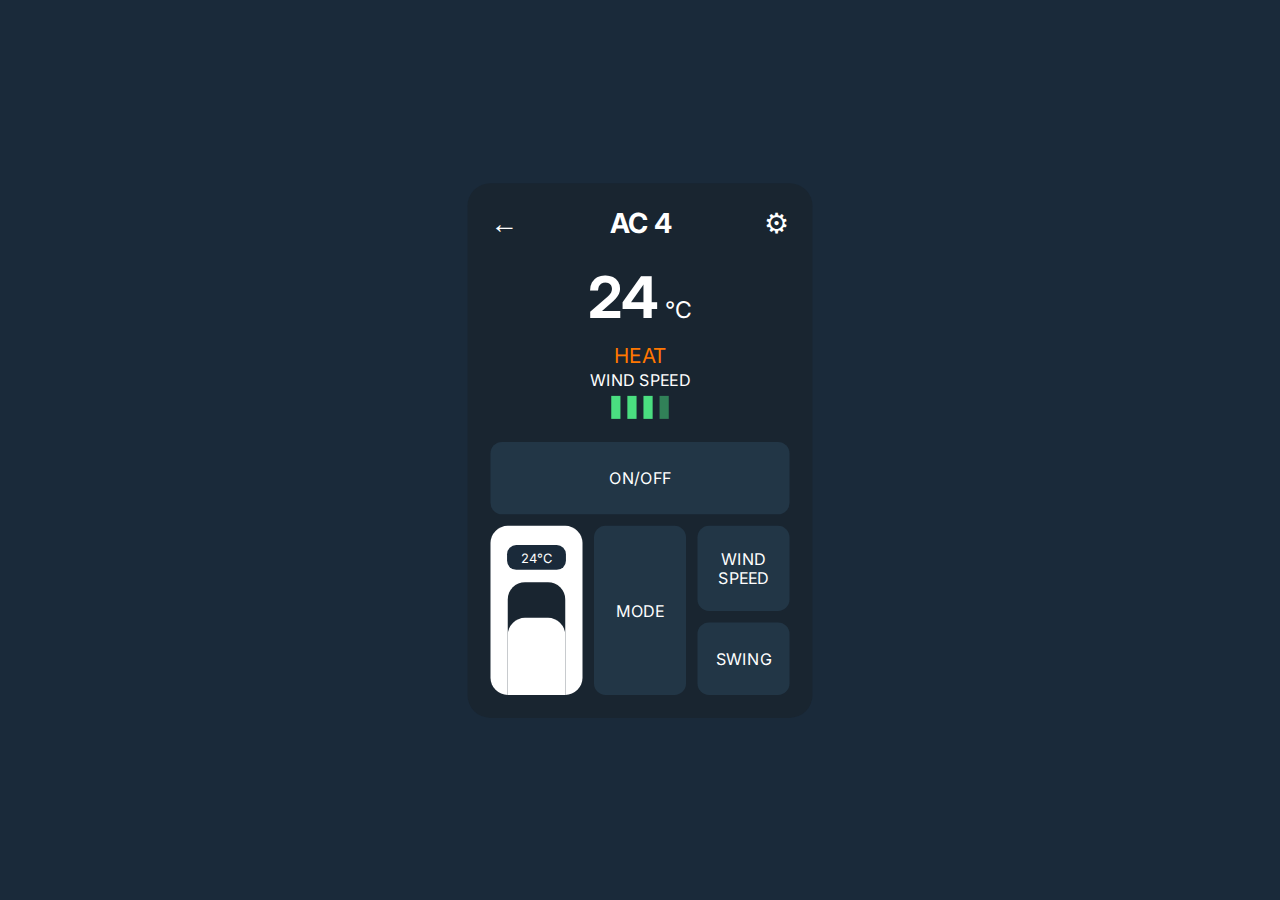
<file: data/index.html>
<!DOCTYPE html>
<html lang="en">
<head>
    <meta charset="UTF-8">
    <meta name="viewport" content="width=device-width, initial-scale=1.0">
    <meta name="theme-color" content="rgba(0, 0, 0, 0)">
    <title>AC Control UI</title>
    <link href="styles.css" rel="stylesheet">
    <link rel="preconnect" href="https://fonts.googleapis.com">
    <link rel="preconnect" href="https://fonts.gstatic.com" crossorigin>
    <link href="https://fonts.googleapis.com/css2?family=Inter:ital,opsz,wght@0,14..32,100..900;1,14..32,100..900&display=swap" rel="stylesheet">

</head>
<body>
    <div class="ac-control">
        <div class="header">
            <button class="back-button">&larr;</button>
            <h2>AC 4</h2>
            <div class="settings">&#9881;</div>
        </div>

        <div class="status">
            <div class="temperature">
                <span id="temp-value" class="temp-value">25</span>
                <span class="temp-unit">°C</span>
            </div>
            <div id="cooling-status" class="cooling"></div>
            <div class="wind-speed">
                <span class="label">WIND SPEED</span>
                <div class="bars">
                    <div id="bar-1" class="bar"></div>
                    <div id="bar-2" class="bar"></div>
                    <div id="bar-3" class="bar"></div>
                    <div id="bar-4" class="bar"></div>
                </div>
            </div>
        </div>

        <div class="controls">
            <div id="power-button" class="control-button on-off">ON/OFF</div>
            <div id="slider-container-div" class="slider-container">
                <div class="temp-label" id="sliderLabel">Temp</div>
                <div class="slider">
                    <div class="slider-fill" id="sliderFill"></div>
                </div>
            </div>
            <div id="wind-speed-button" class="control-button wind-speed">WIND SPEED</div>
            <div id="mode-button" class="control-button mode">MODE</div>
            <div id="auto-swing-button" class="control-button swing">SWING</div>
        </div>
    </div>

    <script src="script.js"></script>
</body>
</html>
</file>
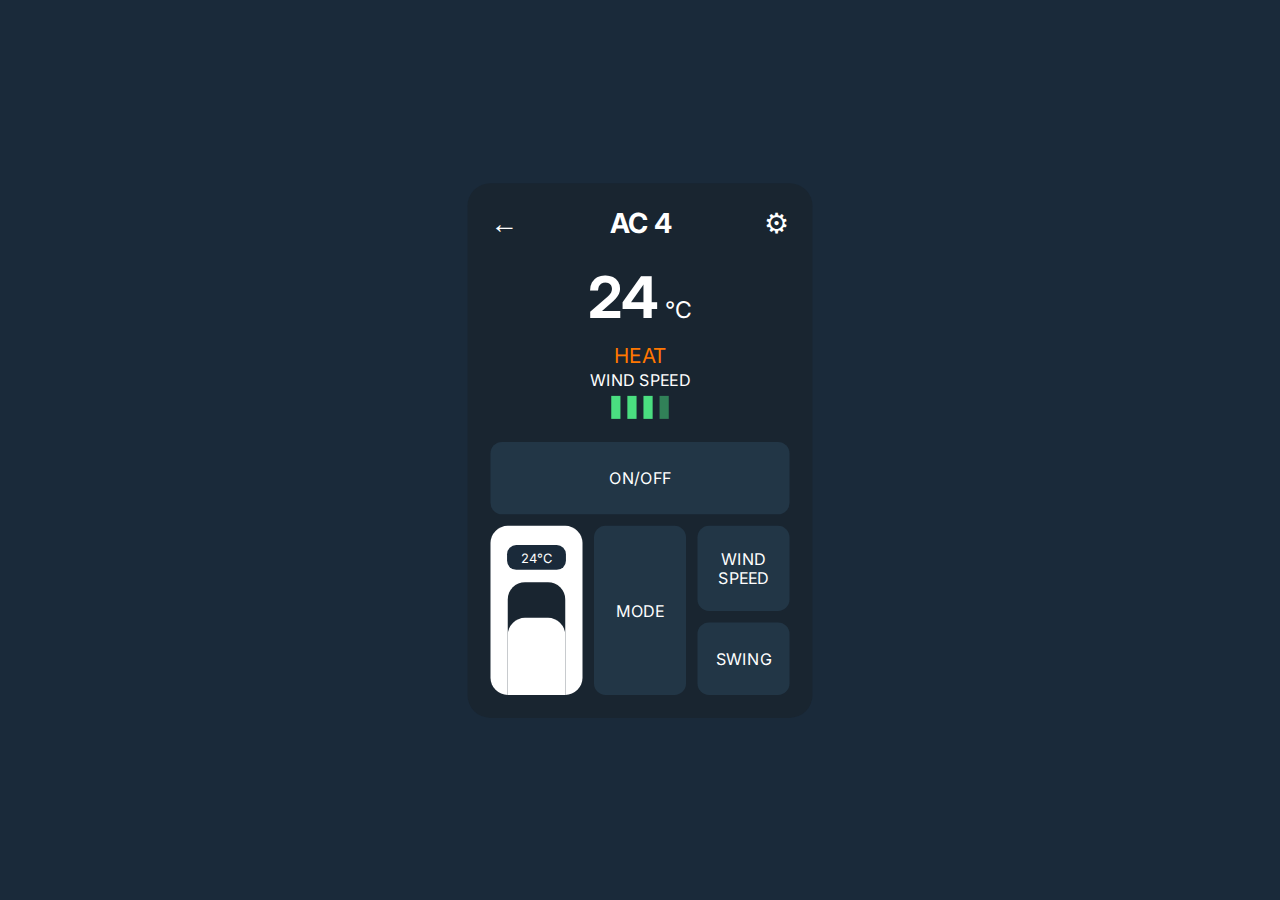
<file: SamsungRemoteController/data/index.html>
<!DOCTYPE html>
<html lang="en">
<head>
    <meta charset="UTF-8">
    <meta name="viewport" content="width=device-width, initial-scale=1.0">
    <meta name="theme-color" content="rgba(0, 0, 0, 0)">
    <title>AC Control UI</title>
    <link href="styles.css" rel="stylesheet">
    <link rel="preconnect" href="https://fonts.googleapis.com">
    <link rel="preconnect" href="https://fonts.gstatic.com" crossorigin>
    <link href="https://fonts.googleapis.com/css2?family=Inter:ital,opsz,wght@0,14..32,100..900;1,14..32,100..900&display=swap" rel="stylesheet">

</head>
<body>
    <div class="ac-control">
        <div class="header">
            <button class="back-button">&larr;</button>
            <h2>AC 4</h2>
            <div class="settings">&#9881;</div>
        </div>

        <div class="status">
            <div class="temperature">
                <span id="temp-value" class="temp-value">25</span>
                <span class="temp-unit">°C</span>
            </div>
            <div id="cooling-status" class="cooling"></div>
            <div class="wind-speed">
                <span class="label">WIND SPEED</span>
                <div class="bars">
                    <div id="bar-1" class="bar"></div>
                    <div id="bar-2" class="bar"></div>
                    <div id="bar-3" class="bar"></div>
                    <div id="bar-4" class="bar"></div>
                </div>
            </div>
        </div>

        <div class="controls">
            <div id="power-button" class="control-button on-off">ON/OFF</div>
            <div class="slider-container">
                <div class="temp-label" id="sliderLabel">Temp</div>
                <div class="slider">
                    <div class="slider-fill" id="sliderFill"></div>
                </div>
            </div>
            <div id="wind-speed-button" class="control-button wind-speed">WIND SPEED</div>
            <div id="mode-button" class="control-button mode">MODE</div>
            <div id="auto-swing-button" class="control-button swing">SWING</div>
        </div>
    </div>

    <script src="script.js"></script>
</body>
</html>
</file>
<file: data/styles.css>
* {
    margin: 0;
    padding: 0;
    box-sizing: border-box;
}

body {
    background-color: #1a2a3a;
    user-select: none;
    font-family: "Inter", sans-serif;
    display: flex;
    justify-content: center;
    align-items: center;
    height: 100vh;
    color: #fff;
    overflow: hidden;
}

.ac-control {
    aspect-ratio: 3/4;
    scale: 1.15;
    width: 300px;
    background-color: #192530;
    border-radius: 20px;
    padding: 20px;
    text-align: center;
}

.header {
    display: flex;
    justify-content: space-between;
    align-items: center;
}

.back-button {
    background-color: transparent;
    color: #fff;
    font-size: 24px;
    border: none;
    cursor: pointer;
}

.settings {
    font-size: 24px;
    cursor: pointer;
}

.status {
    margin: 20px 0;
}

.temperature {
    font-size: 50px;
    display: flex;
    justify-content: center;
    align-items: baseline;
}

.temp-value {
    font-weight: bold;
}

.temp-unit {
    font-size: 20px;
    margin-left: 5px;
}

.cooling {
    margin-top: 10px;
    font-size: 18px;
    color: #4ade80;
}

.wind-speed .label {
    font-size: 14px;
}

.bars {
    display: flex;
    justify-content: center;
    margin-top: 5px;
}

.bars .bar {
    width: 8px;
    height: 20px;
    background-color: #4ade80;
    margin: 0 3px;
    opacity: 0.5;
}

.bars .bar.active {
    opacity: 1;
}

.controls {
    height: 220px;
    display: grid;
    grid-template-columns: repeat(3, minmax(0,1fr));
    grid-template-rows: 1fr 1fr 1fr;
    gap: 10px;
}

.control-button {
    background-color: #223646;
    border-radius: 10px;
    padding: 20px;
    cursor: pointer;
    text-align: center;
    display: flex;
    justify-content: center;
    align-items: center;
    font-size: 14px;
    transition: background-color 0.3s;
}

.control-button:hover {
    background-color: #1a2a3a;
}

.control-button.on-off {
    grid-column: 1/4;
    grid-row: 1;
}

.control-button.swing {
    grid-column: 3;
    grid-row: 3;
}
/*top, right, bottom, and left*/
.control-button.mode {
    grid-column: 2;
    grid-row: 2/4;
}

.control-button.wind-speed {
    grid-column: 3;
    grid-row: 2;
}

.temp-label {
    background-color: #1a2a3a;
    color: #fff;
    padding: 5px 15px;
    border-radius: 10px;
    margin-bottom: 8px;
    margin-top: 14px;
    font-size: 14px;
    text-align: center;
    scale: 0.8;
}

.slider-container {
    height: 100%;
    background-color: #fff;
    grid-row: 2/4;
    border-radius: 15px;
    display: flex;
    flex-direction: column;
    justify-content: center;
    align-items: center;
    position: relative;
    overflow: hidden;
    transition: scale 0.05s ease-out;
}

/* Slider track */
.slider {
    width: 50px;
    height: 100%;
    background-color: #192530;
    border-radius: 15px 15px 0 0;
    position: relative;
    overflow: hidden;
}

/* This is the fill that will change height as the user slides */
.slider-fill {
    width: 100%;
    background-color: #fff;
    position: absolute;
    bottom: 0;
    border-radius: 15px 15px 0 0;
    transition: height 0.05s ease-out;
    overflow: hidden;
}
</file>
<file: SamsungRemoteController/data/styles.css>
* {
    margin: 0;
    padding: 0;
    box-sizing: border-box;
}

body {
    background-color: #1a2a3a;
    user-select: none;
    font-family: "Inter", sans-serif;
    display: flex;
    justify-content: center;
    align-items: center;
    height: 100vh;
    color: #fff;
    overflow: hidden;
}

.ac-control {
    aspect-ratio: 3/4;
    scale: 1.15;
    width: 300px;
    background-color: #192530;
    border-radius: 20px;
    padding: 20px;
    text-align: center;
}

.header {
    display: flex;
    justify-content: space-between;
    align-items: center;
}

.back-button {
    background-color: transparent;
    color: #fff;
    font-size: 24px;
    border: none;
    cursor: pointer;
}

.settings {
    font-size: 24px;
    cursor: pointer;
}

.status {
    margin: 20px 0;
}

.temperature {
    font-size: 50px;
    display: flex;
    justify-content: center;
    align-items: baseline;
}

.temp-value {
    font-weight: bold;
}

.temp-unit {
    font-size: 20px;
    margin-left: 5px;
}

.cooling {
    margin-top: 10px;
    font-size: 18px;
    color: #4ade80;
}

.wind-speed .label {
    font-size: 14px;
}

.bars {
    display: flex;
    justify-content: center;
    margin-top: 5px;
}

.bars .bar {
    width: 8px;
    height: 20px;
    background-color: #4ade80;
    margin: 0 3px;
    opacity: 0.5;
}

.bars .bar.active {
    opacity: 1;
}

.controls {
    height: 220px;
    display: grid;
    grid-template-columns: repeat(3, minmax(0,1fr));
    grid-template-rows: 1fr 1fr 1fr;
    gap: 10px;
}

.control-button {
    background-color: #223646;
    border-radius: 10px;
    padding: 20px;
    cursor: pointer;
    text-align: center;
    display: flex;
    justify-content: center;
    align-items: center;
    font-size: 14px;
    transition: background-color 0.3s;
}

.control-button:hover {
    background-color: #1a2a3a;
}

.control-button.on-off {
    grid-column: 1/4;
    grid-row: 1;
}

.control-button.swing {
    grid-column: 3;
    grid-row: 3;
}
/*top, right, bottom, and left*/
.control-button.mode {
    grid-column: 2;
    grid-row: 2/4;
}

.control-button.wind-speed {
    grid-column: 3;
    grid-row: 2;
}

.temp-label {
    background-color: #1a2a3a;
    color: #fff;
    padding: 5px 15px;
    border-radius: 10px;
    margin-bottom: 8px;
    margin-top: 14px;
    font-size: 14px;
    text-align: center;
    scale: 0.8;
}

.slider-container {
    height: 100%;
    background-color: #fff;
    grid-row: 2/4;
    border-radius: 15px;
    display: flex;
    flex-direction: column;
    justify-content: center;
    align-items: center;
    position: relative;
    overflow: hidden;
}

/* Slider track */
.slider {
    width: 50px;
    height: 100%;
    background-color: #192530;
    border-radius: 15px 15px 0 0;
    position: relative;
    overflow: hidden;
}

/* This is the fill that will change height as the user slides */
.slider-fill {
    width: 100%;
    background-color: #fff;
    position: absolute;
    bottom: 0;
    border-radius: 15px 15px 0 0;
    transition: height 0.05s ease-out;
    overflow: hidden;
}
</file>
